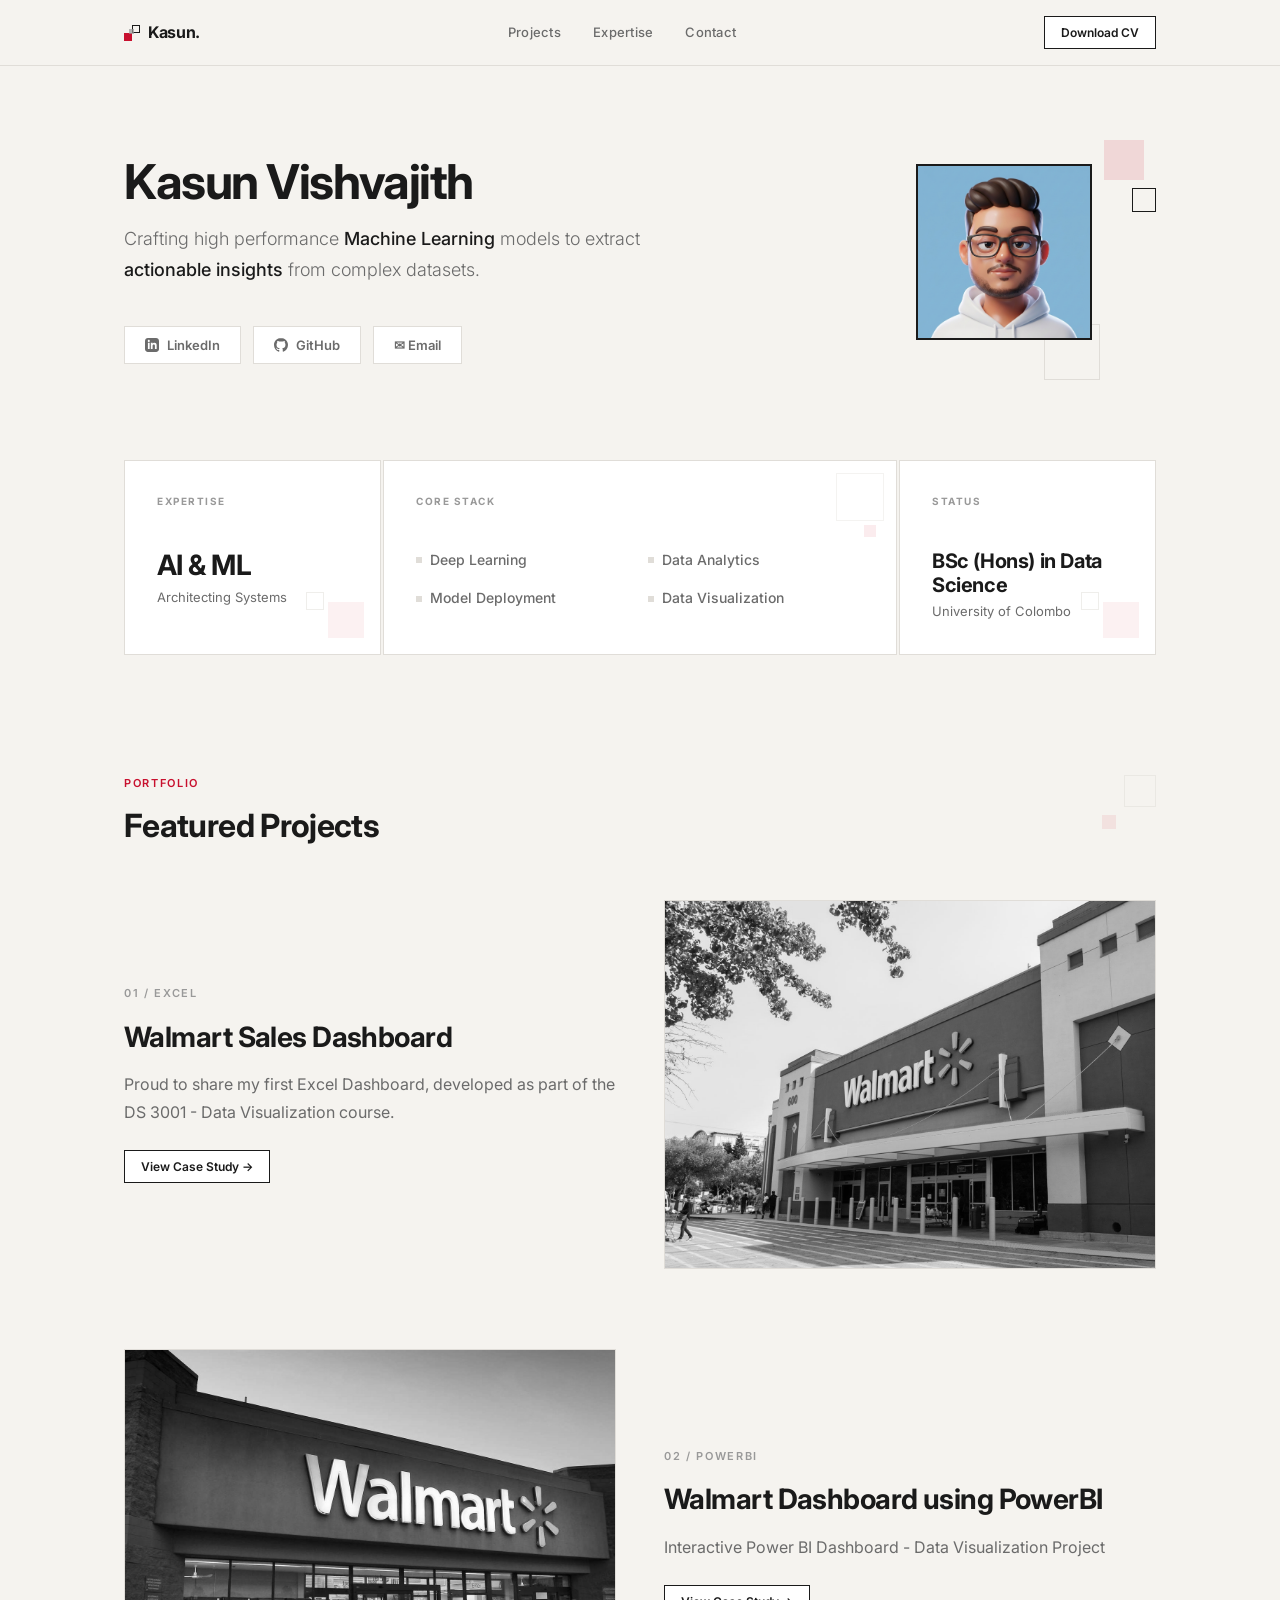
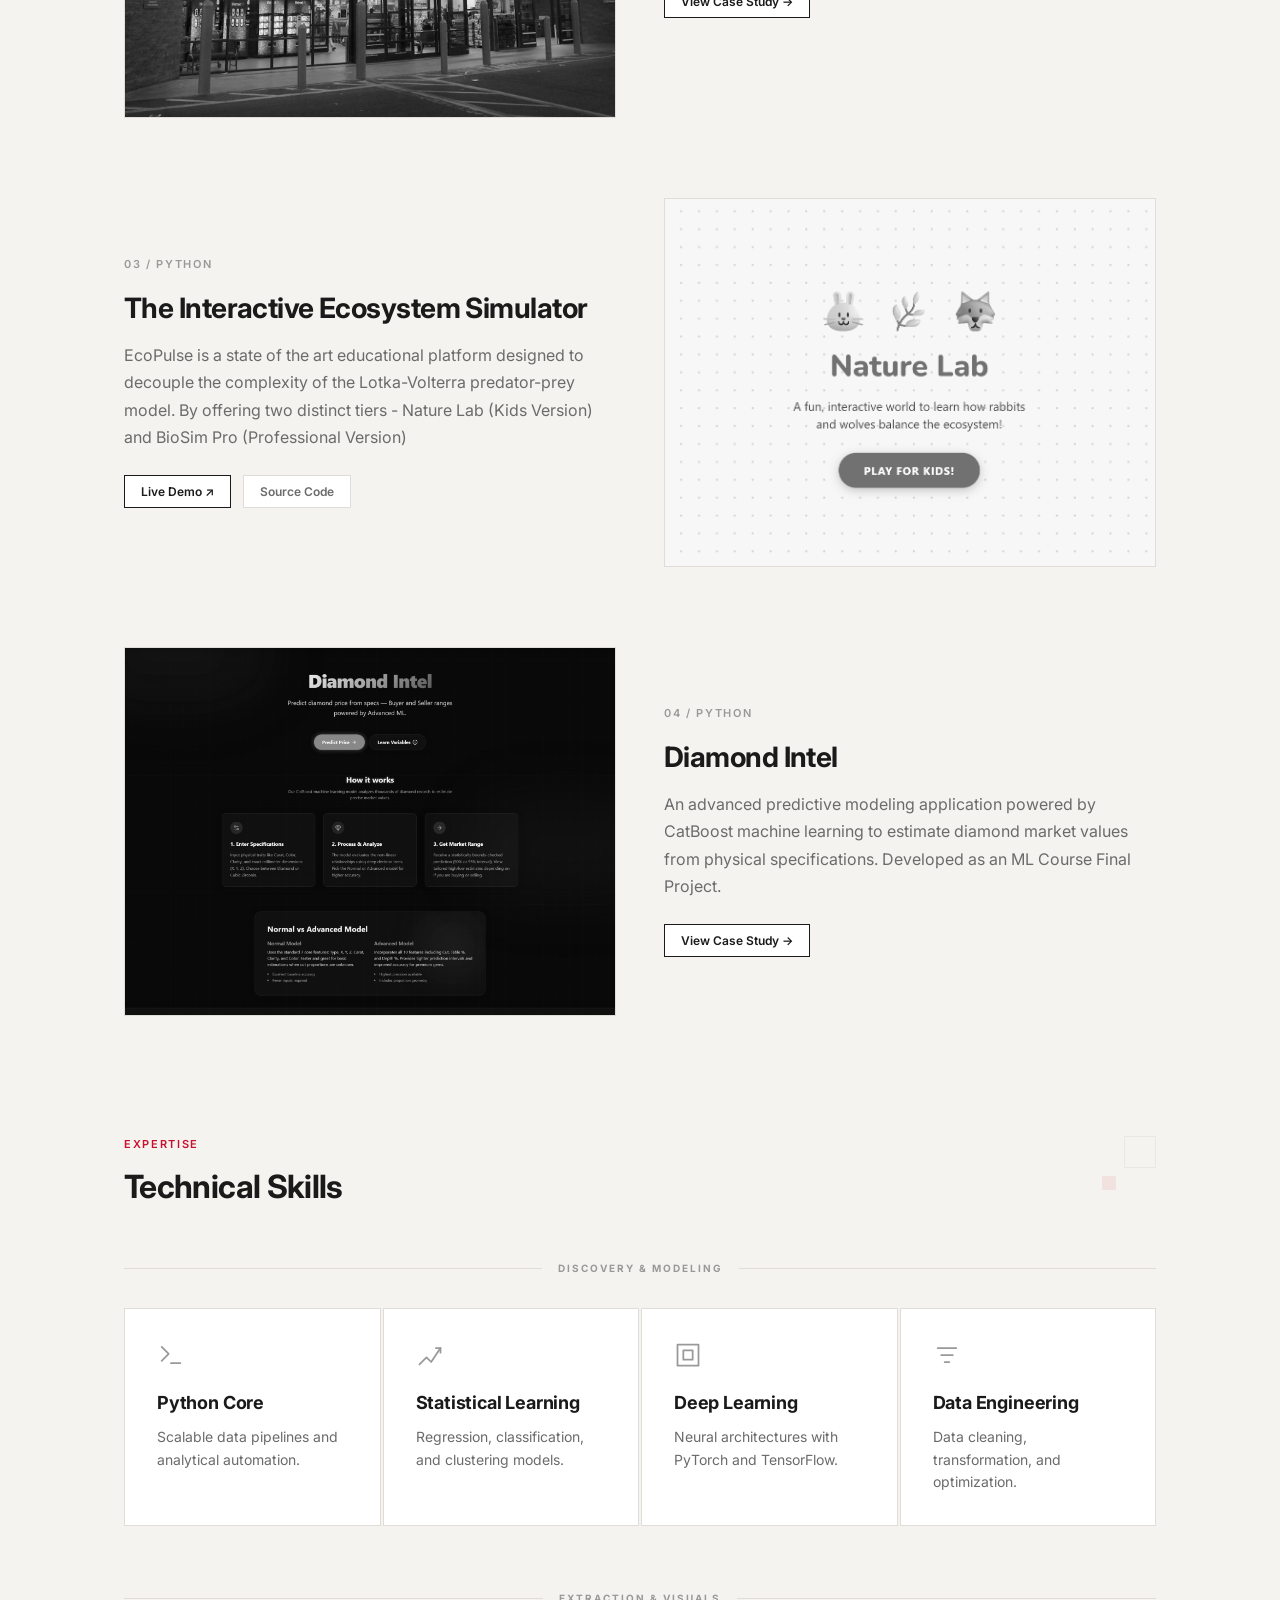
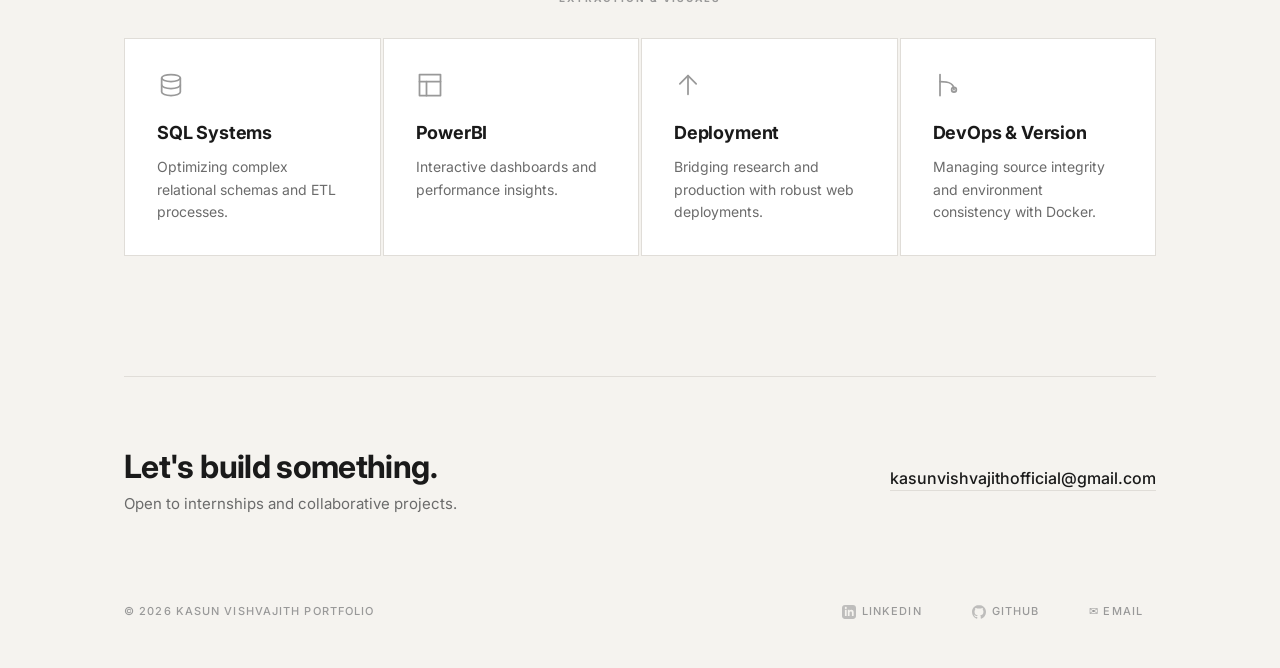
<file: index.html>
<!DOCTYPE html>
<html lang="en">

<head>
    <meta charset="utf-8">
    <meta name="viewport" content="width=device-width, initial-scale=1.0">
    <title>Kasun Vishvajith | Data Science Portfolio</title>
    <link rel="icon" type="image/png" href="assets/images/face_favicon.png">
    <meta name="description"
        content="Portfolio of Kasun Vishvajith, Data Science Undergraduate and Machine Learning Enthusiast.">
    <link href="https://fonts.googleapis.com/css2?family=Inter:wght@300;400;500;600;700&display=swap" rel="stylesheet">
    <link rel="stylesheet" href="style.css">
</head>

<body>

    <nav class="nav">
        <div class="nav-bar">
            <div class="nav-logo" onclick="window.scrollTo({top:0, behavior:'smooth'})">
                <div class="nav-logo-composition">
                    <div class="nav-logo-sq nav-logo-sq-1"></div>
                    <div class="nav-logo-sq nav-logo-sq-2"></div>
                    <div class="nav-logo-sq nav-logo-sq-3"></div>
                </div>
                <span>Kasun.</span>
            </div>
            <div class="nav-links">
                <a class="nav-link" href="#projects">Projects</a>
                <a class="nav-link" href="#expertise">Expertise</a>
                <a class="nav-link" href="#contact">Contact</a>
            </div>
            <a href="assets/DS_B%20V%20Kasun%20Vishvajith%20Vithanage.pdf" target="_blank"
                class="btn btn-small">Download CV</a>
        </div>
    </nav>

    <main class="container" style="position: relative; overflow: visible;">

        <!-- Floating Background Squares (Desktop Only) -->
        <div class="bg-decor-cluster cluster-hero-left">
            <div class="sq-outline" style="width: 60px; height: 60px; top: 0; left: 0;"></div>
            <div class="sq-outline" style="width: 30px; height: 30px; top: 40px; left: 40px; border-color: var(--accent); opacity: 0.3;"></div>
            <div class="sq-solid" style="width: 20px; height: 20px; top: 15px; left: 20px;"></div>
        </div>

        <div class="bg-decor-cluster cluster-bento-right">
            <div class="sq-outline" style="width: 80px; height: 80px; top: 0; right: 0;"></div>
            <div class="sq-outline" style="width: 40px; height: 40px; top: -20px; right: 60px;"></div>
            <div class="sq-solid" style="width: 15px; height: 15px; top: 30px; right: 30px; background: var(--text);"></div>
        </div>

        <div class="bg-decor-cluster cluster-projects-left">
            <div class="sq-outline" style="width: 100px; height: 100px; top: 0; left: -30px;"></div>
            <div class="sq-solid" style="width: 40px; height: 40px; top: 40px; left: 20px; background: var(--accent); opacity: 0.08;"></div>
            <div class="sq-outline" style="width: 50px; height: 50px; top: 80px; left: -60px;"></div>
        </div>

        <div class="bg-decor-cluster cluster-expertise-right">
            <div class="sq-outline" style="width: 90px; height: 90px; top: 0; right: -30px;"></div>
            <div class="sq-outline" style="width: 45px; height: 45px; top: 60px; right: 30px; border-color: var(--accent); opacity: 0.2;"></div>
            <div class="sq-solid" style="width: 30px; height: 30px; top: 20px; right: 10px;"></div>
        </div>

        <div class="bg-decor-cluster cluster-footer-left">
            <div class="sq-outline" style="width: 70px; height: 70px; bottom: 0; left: -20px;"></div>
            <div class="sq-outline" style="width: 35px; height: 35px; bottom: 40px; left: 25px; border-color: var(--accent); opacity: 0.25;"></div>
            <div class="sq-solid" style="width: 25px; height: 25px; bottom: 15px; left: 10px;"></div>
        </div>

        <!-- Hero -->
        <section class="hero fade-in-section is-visible">
            <div class="hero-inner">
                <div class="hero-text">
                    <h1 class="hero-name">Kasun Vishvajith</h1>
                    <p class="hero-tagline">
                        Crafting high performance <strong>Machine Learning</strong> models to
                        extract <strong>actionable insights</strong> from complex datasets.
                    </p>
                    <div class="hero-links">
                        <a class="hero-link" href="https://www.linkedin.com/in/kasun-vishvajith-625746242">
                            <svg viewBox="0 0 24 24" xmlns="http://www.w3.org/2000/svg">
                                <path
                                    d="M19 0h-14c-2.761 0-5 2.239-5 5v14c0 2.761 2.239 5 5 5h14c2.762 0 5-2.239 5-5v-14c0-2.761-2.238-5-5-5zm-11 19h-3v-11h3v11zm-1.5-12.268c-.966 0-1.75-.79-1.75-1.764s.784-1.764 1.75-1.764 1.75.79 1.75 1.764-.783 1.764-1.75 1.764zm13.5 12.268h-3v-5.604c0-3.368-4-3.113-4 0v5.604h-3v-11h3v1.765c1.396-2.586 7-2.777 7 2.476v6.759z" />
                            </svg>
                            LinkedIn
                        </a>
                        <a class="hero-link" href="https://github.com/Kasun-Vishvajith">
                            <svg viewBox="0 0 24 24" xmlns="http://www.w3.org/2000/svg">
                                <path
                                    d="M12 0c-6.626 0-12 5.373-12 12 0 5.302 3.438 9.8 8.207 11.387.599.111.793-.261.793-.577v-2.234c-3.338.726-4.042-1.416-4.042-1.416-.546-1.387-1.333-1.756-1.333-1.756-1.089-.745.083-.729.083-.729 1.205.084 1.839 1.237 1.839 1.237 1.07 1.834 2.807 1.304 3.492.997.107-.775.418-1.305.762-1.604-2.665-.305-5.467-1.334-5.467-5.931 0-1.311.469-2.381 1.236-3.221-.124-.303-.535-1.524.117-3.176 0 0 1.008-.322 3.301 1.23.957-.266 1.983-.399 3.003-.404 1.02.005 2.047.138 3.006.404 2.291-1.552 3.297-1.23 3.297-1.23.653 1.653.242 2.874.118 3.176.77.84 1.235 1.911 1.235 3.221 0 4.609-2.807 5.624-5.479 5.921.43.372.823 1.102.823 2.222v3.293c0 .319.192.694.801.576 4.765-1.589 8.199-6.086 8.199-11.386 0-6.627-5.373-12-12-12z" />
                            </svg>
                            GitHub
                        </a>
                        <a class="hero-link" href="mailto:kasunvishvajithofficial@gmail.com">
                            &#9993; Email
                        </a>
                    </div>
                </div>
                <div class="hero-visual">
                    <div class="hero-square hero-square-1"></div>
                    <div class="hero-square hero-square-2"></div>
                    <div class="hero-avatar">
                        <img src="assets/images/DP.png" alt="Kasun Vishvajith">
                    </div>
                    <div class="hero-square hero-square-3"></div>
                </div>
            </div>
        </section>

        <!-- Bento Grid: Stats -->
        <section class="bento-grid fade-in-section">
            <div class="card">
                <div class="card-decor">
                    <div class="card-sq card-sq-1"></div>
                    <div class="card-sq card-sq-2"></div>
                </div>
                <div class="card-content">
                    <span class="card-label">Expertise</span>
                    <div>
                        <div class="card-value">AI &amp; ML</div>
                        <div class="card-desc">Architecting Systems</div>
                    </div>
                </div>
            </div>
            <div class="card">
                <div class="card-decor">
                    <div class="card-sq card-sq-3"></div>
                    <div class="card-sq card-sq-4"></div>
                </div>
                <div class="card-content">
                    <span class="card-label">Core Stack</span>
                    <div class="core-stack-grid">
                        <div class="core-stack-item">Deep Learning</div>
                        <div class="core-stack-item">Data Analytics</div>
                        <div class="core-stack-item">Model Deployment</div>
                        <div class="core-stack-item">Data Visualization</div>
                    </div>
                </div>
            </div>
            <div class="card">
                <div class="card-decor">
                    <div class="card-sq card-sq-1"></div>
                    <div class="card-sq card-sq-2"></div>
                </div>
                <div class="card-content">
                    <span class="card-label">Status</span>
                    <div>
                        <div class="card-value" style="font-size: 20px;">BSc (Hons) in Data Science</div>
                        <div class="card-desc">University of Colombo</div>
                    </div>
                </div>
            </div>
        </section>

        <!-- Featured Projects -->
        <section id="projects" class="section section-decor">
            <div class="section-decor-sq section-decor-sq-1"></div>
            <div class="section-decor-sq section-decor-sq-2"></div>
            <div class="section-header fade-in-section">
                <span class="section-label">Portfolio</span>
                <h2 class="section-title">Featured Projects</h2>
            </div>
            <div id="projects-grid" class="projects-grid">
                <div class="loading-state" id="projects-loading">Loading projects...</div>
            </div>
        </section>

        <!-- Technical Skills -->
        <section id="expertise" class="section section-decor fade-in-section">
            <div class="section-decor-sq section-decor-sq-1"></div>
            <div class="section-decor-sq section-decor-sq-2"></div>
            <div class="section-header">
                <span class="section-label">Expertise</span>
                <h2 class="section-title">Technical Skills</h2>
            </div>

            <div>
                <!-- Group 1: Discovery & Modeling -->
                <div class="skills-group">
                    <div class="skills-group-header">
                        <div class="skills-group-line"></div>
                        <span class="skills-group-label">Discovery &amp; Modeling</span>
                        <div class="skills-group-line"></div>
                    </div>
                    <div class="skills-grid">
                        <div class="skill-card">
                            <svg class="skill-icon" viewBox="0 0 24 24" fill="none" stroke="currentColor" stroke-width="1.5" stroke-linecap="round" stroke-linejoin="round"><polyline points="4 17 10 11 4 5"/><line x1="12" y1="19" x2="20" y2="19"/></svg>
                            <div class="skill-name">Python Core</div>
                            <div class="skill-desc">Scalable data pipelines and analytical automation.</div>
                        </div>
                        <div class="skill-card">
                            <svg class="skill-icon" viewBox="0 0 24 24" fill="none" stroke="currentColor" stroke-width="1.5" stroke-linecap="round" stroke-linejoin="round"><polyline points="3 20 9 14 13 18 21 6"/><polyline points="17 6 21 6 21 10"/></svg>
                            <div class="skill-name">Statistical Learning</div>
                            <div class="skill-desc">Regression, classification, and clustering models.</div>
                        </div>
                        <div class="skill-card">
                            <svg class="skill-icon" viewBox="0 0 24 24" fill="none" stroke="currentColor" stroke-width="1.5" stroke-linecap="round" stroke-linejoin="round"><rect x="3" y="3" width="18" height="18"/><rect x="8" y="8" width="8" height="8"/></svg>
                            <div class="skill-name">Deep Learning</div>
                            <div class="skill-desc">Neural architectures with PyTorch and TensorFlow.</div>
                        </div>
                        <div class="skill-card">
                            <svg class="skill-icon" viewBox="0 0 24 24" fill="none" stroke="currentColor" stroke-width="1.5" stroke-linecap="round" stroke-linejoin="round"><line x1="4" y1="6" x2="20" y2="6"/><line x1="7" y1="12" x2="17" y2="12"/><line x1="10" y1="18" x2="14" y2="18"/></svg>
                            <div class="skill-name">Data Engineering</div>
                            <div class="skill-desc">Data cleaning, transformation, and optimization.</div>
                        </div>
                    </div>
                </div>

                <!-- Group 2: Extraction & Visuals -->
                <div class="skills-group">
                    <div class="skills-group-header">
                        <div class="skills-group-line"></div>
                        <span class="skills-group-label">Extraction &amp; Visuals</span>
                        <div class="skills-group-line"></div>
                    </div>
                    <div class="skills-grid">
                        <div class="skill-card">
                            <svg class="skill-icon" viewBox="0 0 24 24" fill="none" stroke="currentColor" stroke-width="1.5" stroke-linecap="round" stroke-linejoin="round"><ellipse cx="12" cy="6" rx="8" ry="3"/><path d="M4 6v12c0 1.66 3.58 3 8 3s8-1.34 8-3V6"/><path d="M4 12c0 1.66 3.58 3 8 3s8-1.34 8-3"/></svg>
                            <div class="skill-name">SQL Systems</div>
                            <div class="skill-desc">Optimizing complex relational schemas and ETL processes.</div>
                        </div>
                        <div class="skill-card">
                            <svg class="skill-icon" viewBox="0 0 24 24" fill="none" stroke="currentColor" stroke-width="1.5" stroke-linecap="round" stroke-linejoin="round"><rect x="3" y="3" width="18" height="18"/><line x1="3" y1="9" x2="21" y2="9"/><line x1="9" y1="21" x2="9" y2="9"/></svg>
                            <div class="skill-name">PowerBI</div>
                            <div class="skill-desc">Interactive dashboards and performance insights.</div>
                        </div>
                        <div class="skill-card">
                            <svg class="skill-icon" viewBox="0 0 24 24" fill="none" stroke="currentColor" stroke-width="1.5" stroke-linecap="round" stroke-linejoin="round"><line x1="12" y1="20" x2="12" y2="4"/><polyline points="5 11 12 4 19 11"/></svg>
                            <div class="skill-name">Deployment</div>
                            <div class="skill-desc">Bridging research and production with robust web deployments.</div>
                        </div>
                        <div class="skill-card">
                            <svg class="skill-icon" viewBox="0 0 24 24" fill="none" stroke="currentColor" stroke-width="1.5" stroke-linecap="round" stroke-linejoin="round"><line x1="6" y1="3" x2="6" y2="21"/><path d="M6 9c4 0 12 0 12 7"/><circle cx="18" cy="16" r="2"/></svg>
                            <div class="skill-name">DevOps &amp; Version</div>
                            <div class="skill-desc">Managing source integrity and environment consistency with Docker.</div>
                        </div>
                    </div>
                </div>
            </div>
        </section>

        <!-- Footer -->
        <footer id="contact" class="footer fade-in-section">
            <div class="footer-cta">
                <div>
                    <h2 class="footer-cta-title">Let's build something.</h2>
                    <p class="footer-cta-subtitle">Open to internships and collaborative projects.</p>
                </div>
                <a class="footer-email" href="mailto:kasunvishvajithofficial@gmail.com">
                    kasunvishvajithofficial@gmail.com
                </a>
            </div>
            <div class="footer-bottom">
                <p>&copy; <span id="current-year"></span> Kasun Vishvajith Portfolio</p>
                <div class="footer-socials">
                    <a class="footer-social-link"
                        href="https://www.linkedin.com/in/kasun-vishvajith-625746242">
                        <svg viewBox="0 0 24 24" xmlns="http://www.w3.org/2000/svg">
                            <path
                                d="M19 0h-14c-2.761 0-5 2.239-5 5v14c0 2.761 2.239 5 5 5h14c2.762 0 5-2.239 5-5v-14c0-2.761-2.238-5-5-5zm-11 19h-3v-11h3v11zm-1.5-12.268c-.966 0-1.75-.79-1.75-1.764s.784-1.764 1.75-1.764 1.75.79 1.75 1.764-.783 1.764-1.75 1.764zm13.5 12.268h-3v-5.604c0-3.368-4-3.113-4 0v5.604h-3v-11h3v1.765c1.396-2.586 7-2.777 7 2.476v6.759z" />
                        </svg>
                        LinkedIn
                    </a>
                    <a class="footer-social-link" href="https://github.com/Kasun-Vishvajith">
                        <svg viewBox="0 0 24 24" xmlns="http://www.w3.org/2000/svg">
                            <path
                                d="M12 0c-6.626 0-12 5.373-12 12 0 5.302 3.438 9.8 8.207 11.387.599.111.793-.261.793-.577v-2.234c-3.338.726-4.042-1.416-4.042-1.416-.546-1.387-1.333-1.756-1.333-1.756-1.089-.745.083-.729.083-.729 1.205.084 1.839 1.237 1.839 1.237 1.07 1.834 2.807 1.304 3.492.997.107-.775.418-1.305.762-1.604-2.665-.305-5.467-1.334-5.467-5.931 0-1.311.469-2.381 1.236-3.221-.124-.303-.535-1.524.117-3.176 0 0 1.008-.322 3.301 1.23.957-.266 1.983-.399 3.003-.404 1.02.005 2.047.138 3.006.404 2.291-1.552 3.297-1.23 3.297-1.23.653 1.653.242 2.874.118 3.176.77.84 1.235 1.911 1.235 3.221 0 4.609-2.807 5.624-5.479 5.921.43.372.823 1.102.823 2.222v3.293c0 .319.192.694.801.576 4.765-1.589 8.199-6.086 8.199-11.386 0-6.627-5.373-12-12-12z" />
                        </svg>
                        GitHub
                    </a>
                    <a class="footer-social-link" href="mailto:kasunvishvajithofficial@gmail.com">
                        &#9993; Email
                    </a>
                </div>
            </div>
        </footer>

    </main>

    <script src="script.js?v=3"></script>
    <script>
        document.getElementById('current-year').textContent = new Date().getFullYear();
    </script>
</body>

</html>
</file>
<file: style.css>
/* ==========================================
   DESIGN TOKENS
   ========================================== */

:root {
    --bg: #f5f3ef;
    --surface: #ffffff;
    --text: #1a1a1a;
    --text-muted: #6b6b6b;
    --text-light: #999999;
    --accent: #c8102e;
    --border: #e0ddd8;
    --max-w: 1080px;
    --font: 'Inter', sans-serif;
}

/* ==========================================
   RESET & BASE
   ========================================== */

*, *::before, *::after {
    box-sizing: border-box;
    margin: 0;
    padding: 0;
}

html {
    scroll-behavior: smooth;
    background-color: var(--bg);
}

body {
    font-family: var(--font);
    background-color: var(--bg);
    color: var(--text);
    -webkit-font-smoothing: antialiased;
    -moz-osx-font-smoothing: grayscale;
    line-height: 1.6;
    min-height: 100vh;
    display: flex;
    flex-direction: column;
}

main {
    flex: 1;
}

a {
    color: inherit;
    text-decoration: none;
}

img {
    display: block;
    max-width: 100%;
}

::selection {
    background-color: var(--accent);
    color: white;
}

/* ==========================================
   SCROLLBAR
   ========================================== */

::-webkit-scrollbar {
    width: 6px;
}

::-webkit-scrollbar-track {
    background: var(--bg);
}

::-webkit-scrollbar-thumb {
    background: var(--border);
    border-radius: 0;
}

::-webkit-scrollbar-thumb:hover {
    background: var(--text);
}

/* ==========================================
   LAYOUT
   ========================================== */

.container {
    max-width: var(--max-w);
    margin: 0 auto;
    padding: 0 24px;
}

/* ==========================================
   NAVIGATION
   ========================================== */

.nav {
    position: fixed;
    top: 0;
    width: 100%;
    z-index: 50;
    background: var(--bg);
    border-bottom: 1px solid var(--border);
}

.nav-bar {
    max-width: var(--max-w);
    margin: 0 auto;
    display: flex;
    align-items: center;
    justify-content: space-between;
    padding: 16px 24px;
}

.nav-logo {
    display: flex;
    align-items: center;
    gap: 8px;
    cursor: pointer;
    font-weight: 700;
    font-size: 16px;
    letter-spacing: -0.02em;
    color: var(--text);
}

.nav-logo-composition {
    position: relative;
    width: 16px;
    height: 16px;
    display: block;
}

.nav-logo-sq {
    position: absolute;
}

.nav-logo-sq-1 {
    width: 8px;
    height: 8px;
    bottom: 0;
    left: 0;
    background: var(--accent);
}

.nav-logo-sq-2 {
    width: 8px;
    height: 8px;
    top: 0;
    right: 0;
    border: 1px solid var(--text);
}

.nav-logo-sq-3 {
    width: 5px;
    height: 5px;
    top: 4px;
    left: 5px;
    background: var(--text-light);
    opacity: 0.7;
}

.nav-links {
    display: none;
    align-items: center;
    gap: 32px;
}

.nav-link {
    font-size: 13px;
    font-weight: 500;
    color: var(--text-muted);
    transition: color 0.2s;
    letter-spacing: 0.02em;
}

.nav-link:hover {
    color: var(--text);
}

.nav-back-link {
    font-size: 13px;
    font-weight: 500;
    color: var(--text-muted);
    display: flex;
    align-items: center;
    gap: 8px;
    transition: color 0.2s;
}

.nav-back-link:hover {
    color: var(--text);
}

/* ==========================================
   BUTTONS
   ========================================== */

.btn {
    display: inline-flex;
    align-items: center;
    gap: 8px;
    padding: 8px 24px;
    font-size: 13px;
    font-weight: 600;
    font-family: var(--font);
    cursor: pointer;
    text-decoration: none;
    border: 1px solid var(--text);
    background: var(--surface);
    color: var(--text);
    position: relative;
    transition: transform 0.2s cubic-bezier(0.16, 1, 0.3, 1), box-shadow 0.2s cubic-bezier(0.16, 1, 0.3, 1);
}

.btn:hover {
    transform: translate(-3px, -3px);
    box-shadow: 3px 3px 0 var(--text);
    background: var(--surface);
    color: var(--text);
}

.btn-small {
    padding: 6px 16px;
    font-size: 12px;
}

.btn-muted {
    border-color: var(--border);
    color: var(--text-muted);
}

.btn-muted:hover {
    border-color: var(--text);
    color: var(--text);
    transform: translate(-3px, -3px);
    box-shadow: 3px 3px 0 var(--text);
    background: var(--surface);
}

/* ==========================================
   HERO
   ========================================== */

.hero {
    padding-top: 140px;
    padding-bottom: 80px;
}

.hero-inner {
    display: flex;
    flex-direction: column-reverse;
    align-items: flex-start;
    gap: 48px;
}

.hero-text {
    flex: 1;
}

.hero-visual {
    position: relative;
    width: 200px;
    height: 200px;
    align-self: center;
    flex-shrink: 0;
}

.hero-avatar {
    position: absolute;
    width: 152px;
    height: 152px;
    top: 24px;
    left: 0;
    border: 2px solid var(--text);
    overflow: hidden;
    z-index: 1;
}

.hero-avatar img {
    width: 100%;
    height: 100%;
    object-fit: cover;
}

.hero-square {
    position: absolute;
}

.hero-square-1 {
    width: 40px;
    height: 40px;
    top: 0;
    right: 12px;
    background: var(--accent);
    opacity: 0.12;
}

.hero-square-2 {
    width: 24px;
    height: 24px;
    top: 48px;
    right: 0;
    border: 1.5px solid var(--text);
}

.hero-square-3 {
    width: 56px;
    height: 56px;
    bottom: 0;
    left: 112px;
    border: 1px solid var(--border);
}

.hero-name {
    font-size: clamp(32px, 5vw, 48px);
    font-weight: 700;
    letter-spacing: -0.03em;
    line-height: 1.1;
    color: var(--text);
    margin-bottom: 16px;
}

.hero-tagline {
    font-size: 18px;
    font-weight: 300;
    color: var(--text-muted);
    max-width: 520px;
    line-height: 1.7;
}

.hero-tagline strong {
    font-weight: 500;
    color: var(--text);
}

.hero-links {
    display: flex;
    gap: 12px;
    margin-top: 40px;
    flex-wrap: wrap;
}

.hero-link {
    display: inline-flex;
    align-items: center;
    gap: 8px;
    padding: 8px 20px;
    font-size: 13px;
    font-weight: 600;
    border: 1px solid var(--border);
    color: var(--text-muted);
    background: var(--surface);
    transition: transform 0.2s cubic-bezier(0.16, 1, 0.3, 1), box-shadow 0.2s cubic-bezier(0.16, 1, 0.3, 1), border-color 0.2s, color 0.2s;
}

.hero-link:hover {
    border-color: var(--text);
    color: var(--text);
    transform: translate(-3px, -3px);
    box-shadow: 3px 3px 0 var(--accent);
}

.hero-link svg {
    width: 14px;
    height: 14px;
    fill: currentColor;
}

/* ==========================================
   BENTO GRID
   ========================================== */

.bento-grid {
    display: grid;
    grid-template-columns: 1fr;
    gap: 2px;
    margin-bottom: 120px;
}

.card {
    background: var(--surface);
    border: 1px solid var(--border);
    padding: 32px;
    position: relative;
    overflow: hidden;
    transition: border-color 0.25s, transform 0.25s, box-shadow 0.25s;
}

.card::before {
    content: '';
    position: absolute;
    left: 0;
    top: 0;
    bottom: 0;
    width: 3px;
    background: var(--accent);
    transform: scaleY(0);
    transform-origin: bottom;
    transition: transform 0.3s ease-out;
}

.card:hover {
    border-color: var(--text);
    transform: translateY(-2px);
    box-shadow: 0 4px 20px rgba(0, 0, 0, 0.04);
}

.card:hover::before {
    transform: scaleY(1);
    transform-origin: top;
}

.card:hover .card-label {
    color: var(--accent);
}

.card-decor {
    position: absolute;
    inset: 0;
    pointer-events: none;
    z-index: 0;
}

.card-sq {
    position: absolute;
    transition: opacity 0.3s;
}

.card-sq-1 {
    width: 36px;
    height: 36px;
    bottom: 16px;
    right: 16px;
    background: var(--accent);
    opacity: 0.06;
}

.card:hover .card-sq-1 {
    opacity: 0.14;
}

.card-sq-2 {
    width: 18px;
    height: 18px;
    bottom: 44px;
    right: 56px;
    border: 1.5px solid var(--border);
    opacity: 0.5;
}

.card:hover .card-sq-2 {
    border-color: var(--text);
    opacity: 1;
}

.card-sq-3 {
    width: 48px;
    height: 48px;
    top: 12px;
    right: 12px;
    border: 1px solid var(--border);
    opacity: 0.35;
}

.card:hover .card-sq-3 {
    border-color: var(--text-light);
    opacity: 0.7;
}

.card-sq-4 {
    width: 12px;
    height: 12px;
    top: 64px;
    right: 20px;
    background: var(--accent);
    opacity: 0.08;
}

.card:hover .card-sq-4 {
    opacity: 0.18;
}

.card-content {
    position: relative;
    z-index: 1;
}

.card-label {
    font-size: 10px;
    font-weight: 700;
    letter-spacing: 0.15em;
    text-transform: uppercase;
    color: var(--text-light);
    margin-bottom: 40px;
    display: block;
    transition: color 0.25s;
}

.card-value {
    font-size: 28px;
    font-weight: 700;
    letter-spacing: -0.02em;
    color: var(--text);
    line-height: 1.2;
}

.card-desc {
    font-size: 13px;
    color: var(--text-muted);
    margin-top: 4px;
}

.core-stack-grid {
    display: grid;
    grid-template-columns: 1fr 1fr;
    gap: 16px;
}

.core-stack-item {
    font-size: 14px;
    font-weight: 500;
    color: var(--text-muted);
    display: flex;
    align-items: center;
    gap: 8px;
    transition: color 0.2s;
}

.card:hover .core-stack-item {
    color: var(--text);
}

.core-stack-item::before {
    content: '';
    width: 6px;
    height: 6px;
    background: var(--border);
    display: block;
    flex-shrink: 0;
    transition: background 0.25s;
}

.card:hover .core-stack-item::before {
    background: var(--accent);
}

/* Decorative section squares - page-level accents */
.section-decor {
    position: relative;
}

.section-decor-sq {
    position: absolute;
    pointer-events: none;
}

.section-decor-sq-1 {
    width: 32px;
    height: 32px;
    top: 0;
    right: 0;
    border: 1px solid var(--border);
    opacity: 0.5;
}

.section-decor-sq-2 {
    width: 14px;
    height: 14px;
    top: 40px;
    right: 40px;
    background: var(--accent);
    opacity: 0.08;
}

/* ==========================================
   SECTIONS
   ========================================== */

.section {
    margin-bottom: 120px;
    position: relative;
}

.section-header {
    display: flex;
    flex-direction: column;
    gap: 8px;
    margin-bottom: 48px;
}

.section-label {
    font-size: 11px;
    font-weight: 600;
    letter-spacing: 0.15em;
    text-transform: uppercase;
    color: var(--accent);
}

.section-title {
    font-size: clamp(24px, 3vw, 32px);
    font-weight: 700;
    letter-spacing: -0.02em;
    color: var(--text);
}

#projects, #expertise, #contact {
    scroll-margin-top: 80px;
}

/* ==========================================
   PROJECTS
   ========================================== */

.projects-grid {
    display: flex;
    flex-direction: column;
    gap: 80px;
}

.project-row {
    display: flex;
    flex-direction: column;
    gap: 32px;
}

.project-info {
    width: 100%;
}

.project-image-wrap {
    width: 100%;
}

.project-num {
    font-size: 11px;
    font-weight: 600;
    letter-spacing: 0.15em;
    text-transform: uppercase;
    color: var(--text-light);
    margin-bottom: 12px;
    display: block;
}

.project-title {
    font-size: 28px;
    font-weight: 700;
    letter-spacing: -0.02em;
    color: var(--text);
    margin-bottom: 12px;
    cursor: pointer;
    transition: color 0.2s;
}

.project-title:hover {
    color: var(--accent);
}

.project-desc {
    font-size: 16px;
    line-height: 1.7;
    color: var(--text-muted);
}

.project-links {
    display: flex;
    flex-wrap: wrap;
    gap: 12px;
    margin-top: 24px;
}

.project-image-frame {
    border: 1px solid var(--border);
    overflow: hidden;
    aspect-ratio: 4/3;
    cursor: pointer;
    transition: border-color 0.3s;
    background: var(--bg);
}

.project-image-frame:hover {
    border-color: var(--text);
}

.project-image-frame img {
    width: 100%;
    height: 100%;
    object-fit: cover;
    filter: grayscale(100%);
    transition: filter 0.5s;
}

.project-image-frame:hover img {
    filter: grayscale(0%);
}

.project-fallback {
    width: 100%;
    height: 100%;
    display: flex;
    flex-direction: column;
    align-items: center;
    justify-content: center;
    background: var(--bg);
    color: var(--text-light);
    min-height: 300px;
}

.project-fallback-title {
    font-size: 11px;
    font-weight: 600;
    letter-spacing: 0.15em;
    text-transform: uppercase;
}

/* ==========================================
   SKILLS
   ========================================== */

.skills-group {
    margin-bottom: 64px;
}

.skills-group:last-child {
    margin-bottom: 0;
}

.skills-group-header {
    display: flex;
    align-items: center;
    gap: 16px;
    margin-bottom: 32px;
}

.skills-group-label {
    font-size: 10px;
    font-weight: 700;
    letter-spacing: 0.2em;
    text-transform: uppercase;
    color: var(--text-light);
    white-space: nowrap;
}

.skills-group-line {
    height: 1px;
    background: var(--border);
    flex-grow: 1;
}

.skills-grid {
    display: grid;
    grid-template-columns: 1fr;
    gap: 2px;
}

.skill-card {
    background: var(--surface);
    border: 1px solid var(--border);
    padding: 32px;
    cursor: default;
    position: relative;
    overflow: hidden;
    transition: border-color 0.25s, transform 0.25s, box-shadow 0.25s;
}

.skill-card::before {
    content: '';
    position: absolute;
    left: 0;
    top: 0;
    bottom: 0;
    width: 3px;
    background: var(--accent);
    transform: scaleY(0);
    transform-origin: bottom;
    transition: transform 0.3s ease-out;
}

.skill-card:hover {
    border-color: var(--text);
    transform: translateY(-2px);
    box-shadow: 0 4px 20px rgba(0, 0, 0, 0.04);
}

.skill-card:hover::before {
    transform: scaleY(1);
    transform-origin: top;
}

.skill-icon {
    width: 28px;
    height: 28px;
    margin-bottom: 20px;
    color: var(--text-light);
    transition: color 0.25s;
    display: block;
}

.skill-card:hover .skill-icon {
    color: var(--accent);
}

.skill-name {
    font-size: 18px;
    font-weight: 700;
    color: var(--text);
    margin-bottom: 8px;
    letter-spacing: -0.01em;
}

.skill-desc {
    font-size: 14px;
    color: var(--text-muted);
    line-height: 1.6;
}

/* ==========================================
   FOOTER
   ========================================== */

.footer {
    margin-top: 120px;
    border-top: 1px solid var(--border);
    padding-top: 64px;
    padding-bottom: 40px;
}

.footer-cta {
    display: flex;
    flex-direction: column;
    gap: 24px;
    margin-bottom: 80px;
}

.footer-cta-title {
    font-size: clamp(24px, 3vw, 32px);
    font-weight: 700;
    letter-spacing: -0.02em;
    color: var(--text);
}

.footer-cta-subtitle {
    font-size: 15px;
    color: var(--text-muted);
}

.footer-email {
    font-size: 16px;
    font-weight: 500;
    color: var(--text);
    text-decoration: underline;
    text-underline-offset: 6px;
    text-decoration-color: var(--border);
    transition: text-decoration-color 0.2s;
}

.footer-email:hover {
    text-decoration-color: var(--accent);
}

.footer-bottom {
    display: flex;
    flex-direction: column;
    gap: 16px;
    align-items: flex-start;
    font-size: 11px;
    font-weight: 500;
    letter-spacing: 0.1em;
    text-transform: uppercase;
    color: var(--text-light);
}

.footer-socials {
    display: flex;
    gap: 24px;
    align-items: center;
}

.footer-social-link {
    display: flex;
    align-items: center;
    gap: 6px;
    padding: 6px 12px;
    border: 1px solid transparent;
    transition: transform 0.2s, box-shadow 0.2s, border-color 0.2s, color 0.2s;
}

.footer-social-link:hover {
    color: var(--text);
    border-color: var(--border);
    transform: translate(-2px, -2px);
    box-shadow: 2px 2px 0 var(--text);
    background: var(--surface);
}

.footer-social-link svg {
    width: 14px;
    height: 14px;
    fill: currentColor;
    opacity: 0.6;
    transition: opacity 0.2s;
}

.footer-social-link:hover svg {
    opacity: 1;
}

/* ==========================================
   ANIMATIONS
   ========================================== */

.fade-in-section {
    opacity: 0;
    transform: translateY(16px);
    visibility: hidden;
    transition: opacity 0.6s ease-out, transform 0.6s ease-out;
    will-change: opacity, visibility;
}

.fade-in-section.is-visible {
    opacity: 1;
    transform: none;
    visibility: visible;
}

/* ==========================================
   ACCORDION
   ========================================== */

.accordion-content {
    transition: max-height 0.4s ease-in-out, opacity 0.4s ease-in-out, padding 0.4s ease-in-out;
    max-height: 0;
    opacity: 0;
    overflow: hidden;
}

.accordion-item.active .accordion-content {
    max-height: 600px;
    opacity: 1;
}

/* ==========================================
   MODAL
   ========================================== */

.modal-overlay {
    position: fixed;
    inset: 0;
    z-index: 100;
    background: rgba(245, 243, 239, 0.96);
    display: flex;
    align-items: center;
    justify-content: center;
    padding: 16px;
    opacity: 0;
    visibility: hidden;
    transition: opacity 0.3s ease-out, visibility 0.3s ease-out;
}

.modal-overlay.active {
    opacity: 1;
    visibility: visible;
}

.modal-content {
    position: relative;
    max-width: var(--max-w);
    width: 100%;
    display: flex;
    flex-direction: column;
    align-items: center;
    transform: scale(0.97);
    opacity: 0;
    transition: transform 0.3s ease-out, opacity 0.3s ease-out;
}

.modal-overlay.active .modal-content {
    transform: scale(1);
    opacity: 1;
}

.modal-close {
    position: absolute;
    top: -40px;
    right: 0;
    background: none;
    border: none;
    cursor: pointer;
    font-size: 24px;
    color: var(--text-muted);
    padding: 8px;
    font-family: var(--font);
    transition: color 0.2s;
}

.modal-close:hover {
    color: var(--text);
}

.modal-image {
    max-height: 85vh;
    object-fit: contain;
    width: auto;
    max-width: 100%;
    border: 1px solid var(--border);
}

.image-zoom-trigger {
    cursor: zoom-in;
    transition: opacity 0.3s;
}

.image-zoom-trigger:hover {
    opacity: 0.85;
}

/* ==========================================
   CASE STUDY PAGE
   ========================================== */

.case-header {
    padding-top: 140px;
    margin-bottom: 80px;
}

.case-header-bar {
    width: 48px;
    height: 3px;
    background: var(--accent);
    margin-bottom: 32px;
}

.case-title {
    font-size: clamp(32px, 5vw, 56px);
    font-weight: 700;
    letter-spacing: -0.03em;
    line-height: 1.05;
    color: var(--text);
    margin-bottom: 24px;
}

.case-overview {
    font-size: 18px;
    color: var(--text-muted);
    max-width: 640px;
    line-height: 1.7;
    font-weight: 300;
}

/* Metrics */
.metrics-grid {
    display: grid;
    grid-template-columns: 1fr 1fr;
    gap: 2px;
    margin-bottom: 80px;
}

.metrics-grid.cols-1 { grid-template-columns: 1fr; }

.metric-card {
    background: var(--surface);
    border: 1px solid var(--border);
    padding: 32px;
    text-align: center;
    position: relative;
    overflow: hidden;
    transition: border-color 0.25s, transform 0.25s, box-shadow 0.25s;
    display: flex;
    flex-direction: column;
    justify-content: center;
    align-items: center;
}

/* Left accent bar - identical to home card effect */
.metric-card::before {
    content: '';
    position: absolute;
    left: 0;
    top: 0;
    bottom: 0;
    width: 3px;
    background: var(--accent);
    transform: scaleY(0);
    transform-origin: bottom;
    transition: transform 0.3s ease-out;
}

/* Decorative corner squares - same language as home cards */
.metric-card::after {
    content: '';
    position: absolute;
    width: 32px;
    height: 32px;
    bottom: 16px;
    right: 16px;
    background: var(--accent);
    opacity: 0.06;
    transition: opacity 0.3s;
    pointer-events: none;
}

.metric-card:hover {
    border-color: var(--text);
    transform: translateY(-2px);
    box-shadow: 0 4px 20px rgba(0, 0, 0, 0.04);
}

.metric-card:hover::before {
    transform: scaleY(1);
    transform-origin: top;
}

.metric-card:hover::after {
    opacity: 0.14;
}

.metric-card:hover .metric-label {
    color: var(--accent);
}

.metric-label {
    font-size: 10px;
    font-weight: 700;
    letter-spacing: 0.2em;
    text-transform: uppercase;
    color: var(--text-light);
    margin-bottom: 12px;
    transition: color 0.25s;
}

.metric-value {
    font-size: 22px;
    font-weight: 700;
    color: var(--text);
    letter-spacing: 0.01em;
}

/* Content Blocks */
.case-block {
    margin-bottom: 48px;
}

.case-section-header {
    display: flex;
    align-items: center;
    gap: 16px;
    margin-bottom: 24px;
}

.case-section-label {
    font-size: 10px;
    font-weight: 700;
    letter-spacing: 0.2em;
    text-transform: uppercase;
    color: var(--accent);
    white-space: nowrap;
}

.case-section-line {
    height: 1px;
    background: var(--border);
    flex-grow: 1;
}

.case-heading-h2 {
    font-size: clamp(28px, 4vw, 40px);
    font-weight: 700;
    letter-spacing: -0.02em;
    color: var(--text);
}

.case-heading-h3 {
    font-size: clamp(22px, 3vw, 28px);
    font-weight: 700;
    letter-spacing: -0.02em;
    color: var(--text);
}

.case-text {
    font-size: 17px;
    line-height: 1.8;
    color: var(--text-muted);
    font-weight: 300;
    white-space: pre-line;
}

.case-image-wrap {
    border: 1px solid var(--border);
    overflow: hidden;
    background: var(--bg);
}

.case-image-wrap img {
    width: 100%;
    height: auto;
    display: block;
}

.case-text-image-row {
    display: flex;
    flex-direction: column;
    gap: 32px;
    align-items: flex-start;
}

.case-text-image-row > * {
    width: 100%;
}

/* Gallery */
.case-gallery-grid {
    display: grid;
    grid-template-columns: 1fr;
    gap: 4px;
}

.case-gallery-item {
    border: 1px solid var(--border);
    overflow: hidden;
    aspect-ratio: 16/9;
    cursor: pointer;
    background: var(--bg);
}

.case-gallery-item img {
    width: 100%;
    height: 100%;
    object-fit: cover;
    filter: grayscale(100%);
    opacity: 0.7;
    transition: all 0.5s;
}

.case-gallery-item:hover img {
    filter: grayscale(0%);
    opacity: 1;
    transform: scale(1.02);
}

.case-divider {
    height: 1px;
    background: var(--border);
    margin: 80px 0;
}

/* Back CTA */
.case-back-cta {
    display: flex;
    flex-direction: column;
    align-items: center;
    justify-content: center;
    padding: 100px 0;
    border-top: 1px solid var(--border);
    margin-top: 100px;
    text-align: center;
}

.case-back-label {
    font-size: 11px;
    font-weight: 600;
    letter-spacing: 0.15em;
    text-transform: uppercase;
    color: var(--text-light);
    margin-bottom: 32px;
}

.btn-back-large {
    display: inline-flex;
    align-items: center;
    gap: 12px;
    padding: 16px 40px;
    font-size: 16px;
    font-weight: 700;
    background: var(--surface);
    color: var(--text);
    border: 2px solid var(--text);
    cursor: pointer;
    transition: transform 0.2s cubic-bezier(0.16, 1, 0.3, 1), box-shadow 0.2s cubic-bezier(0.16, 1, 0.3, 1);
    font-family: var(--font);
    text-decoration: none;
}

.btn-back-large:hover {
    transform: translate(-4px, -4px);
    box-shadow: 4px 4px 0 var(--accent);
}

/* 404 */
.not-found {
    text-align: center;
    padding: 120px 0;
}

.not-found-code {
    font-size: 96px;
    font-weight: 700;
    color: var(--border);
    margin-bottom: 16px;
    letter-spacing: -0.05em;
}

.not-found-title {
    font-size: 20px;
    font-weight: 700;
    color: var(--text);
    margin-bottom: 12px;
    text-transform: uppercase;
    letter-spacing: 0.1em;
}

.not-found-desc {
    font-size: 15px;
    color: var(--text-muted);
    margin-bottom: 40px;
}

/* Loading */
.loading-state {
    text-align: center;
    padding: 80px 0;
    color: var(--text-light);
    font-size: 13px;
    font-weight: 500;
    letter-spacing: 0.1em;
    text-transform: uppercase;
}

/* ==========================================
   RESPONSIVE
   ========================================== */

@media (min-width: 768px) {
    .nav-links {
        display: flex;
    }

    .hero-inner {
        flex-direction: row;
        align-items: center;
        justify-content: space-between;
    }

    .hero-visual {
        align-self: auto;
        width: 240px;
        height: 240px;
    }

    .hero-avatar {
        width: 176px;
        height: 176px;
    }

    .hero-square-3 {
        left: 128px;
    }

    .bento-grid {
        grid-template-columns: 1fr 2fr 1fr;
    }

    .project-row {
        flex-direction: row;
        gap: 48px;
        align-items: center;
    }

    .project-row.reverse {
        flex-direction: row-reverse;
    }

    .project-info {
        width: 50%;
    }

    .project-image-wrap {
        width: 50%;
    }

    .skills-grid {
        grid-template-columns: 1fr 1fr;
    }

    .footer-cta {
        flex-direction: row;
        justify-content: space-between;
        align-items: center;
    }

    .footer-bottom {
        flex-direction: row;
        justify-content: space-between;
        align-items: center;
    }

    .case-text-image-row.align-left {
        flex-direction: row;
    }

    .case-text-image-row.align-right {
        flex-direction: row-reverse;
    }

    .case-text-image-row.align-left > *,
    .case-text-image-row.align-right > * {
        width: 50%;
    }

    .case-gallery-grid.cols-2 {
        grid-template-columns: 1fr 1fr;
    }

    .case-gallery-grid.cols-3 {
        grid-template-columns: 1fr 1fr 1fr;
    }

    .metrics-grid.cols-2 {
        grid-template-columns: 1fr 1fr;
    }

    .metrics-grid.cols-3 {
        grid-template-columns: 1fr 1fr 1fr;
    }

    .metrics-grid.cols-4 {
        grid-template-columns: repeat(4, 1fr);
    }
}

@media (min-width: 1024px) {
    .skills-grid {
        grid-template-columns: repeat(4, 1fr);
    }

    .case-gallery-grid.cols-4 {
        grid-template-columns: repeat(4, 1fr);
    }
}

/* ==========================================
   DECORATIVE BACKGROUND SQUARES
   ========================================== */

.bg-decor-cluster {
    position: absolute;
    pointer-events: none;
    z-index: -1;
    display: none;
}

@media (min-width: 1280px) {
    .bg-decor-cluster {
        display: block;
    }
}

.cluster-hero-left {
    top: 140px;
    left: -100px;
    width: 80px;
    height: 80px;
}

.cluster-bento-right {
    top: 500px;
    right: -100px;
    width: 80px;
    height: 80px;
}

.cluster-projects-left {
    top: 900px;
    left: -120px;
    width: 100px;
    height: 100px;
}

.cluster-expertise-right {
    top: 1550px;
    right: -120px;
    width: 90px;
    height: 90px;
}

.cluster-footer-left {
    bottom: 120px;
    left: -80px;
    width: 80px;
    height: 80px;
}

.sq-outline {
    position: absolute;
    border: 1px solid var(--border);
    transition: border-color 0.3s;
}

.sq-solid {
    position: absolute;
    background: var(--accent);
    opacity: 0.04;
    transition: opacity 0.3s;
}

.sq-dot {
    position: absolute;
    width: 4px;
    height: 4px;
    background: var(--text-light);
    opacity: 0.35;
}

/* ==========================================
   CASE STUDY TYPOGRAPHY & LISTS
   ========================================== */

.case-paragraph {
    font-size: 17px;
    line-height: 1.8;
    color: var(--text-muted);
    font-weight: 300;
    margin-bottom: 24px;
}

.case-paragraph:last-child {
    margin-bottom: 0;
}

.case-list {
    margin: 24px 0;
    padding-left: 0;
    list-style: none;
    display: flex;
    flex-direction: column;
    gap: 4px;
}

.case-list li {
    font-size: 16px;
    line-height: 1.75;
    color: var(--text-muted);
    font-weight: 300;
    padding: 14px 20px 14px 44px;
    position: relative;
    border: 1px solid transparent;
    transition: border-color 0.2s, background-color 0.2s;
    background: var(--surface);
}

.case-list li:hover {
    border-color: var(--border);
    background: var(--surface);
}

/* Diamond bullet - same gem motif as the project */
.case-list li::before {
    content: '';
    position: absolute;
    left: 18px;
    top: 20px;
    width: 8px;
    height: 8px;
    background: var(--accent);
    transform: rotate(45deg);
    transition: transform 0.25s cubic-bezier(0.16, 1, 0.3, 1);
}

.case-list li:hover::before {
    transform: rotate(45deg) scale(1.3);
}

.case-list li strong {
    font-weight: 600;
    color: var(--text);
    display: inline;
}

/* ==========================================
   DIAMOND INTEL - PROJECT HERO BAND
   ========================================== */

.di-hero-band {
    background: #111111;
    border: 1px solid #222222;
    padding: 48px 40px;
    margin-bottom: 2px;
    position: relative;
    overflow: hidden;
    display: flex;
    align-items: center;
    gap: 40px;
}

.di-hero-band::before {
    content: '';
    position: absolute;
    inset: 0;
    background-image:
        linear-gradient(rgba(255,255,255,0.015) 1px, transparent 1px),
        linear-gradient(90deg, rgba(255,255,255,0.015) 1px, transparent 1px);
    background-size: 24px 24px;
    pointer-events: none;
}

.di-hero-gem {
    flex-shrink: 0;
    position: relative;
    width: 72px;
    height: 72px;
}

.di-gem-svg {
    width: 72px;
    height: 72px;
    filter: drop-shadow(0 0 16px rgba(200, 16, 46, 0.4));
    animation: di-gem-pulse 3s ease-in-out infinite;
}

@keyframes di-gem-pulse {
    0%, 100% { filter: drop-shadow(0 0 12px rgba(200, 16, 46, 0.35)); }
    50%       { filter: drop-shadow(0 0 24px rgba(200, 16, 46, 0.6)); }
}

.di-hero-text {
    flex: 1;
    position: relative;
    z-index: 1;
}

.di-hero-badge {
    font-size: 10px;
    font-weight: 700;
    letter-spacing: 0.2em;
    text-transform: uppercase;
    color: var(--accent);
    margin-bottom: 10px;
    display: block;
}

.di-hero-title {
    font-size: clamp(24px, 3.5vw, 36px);
    font-weight: 700;
    letter-spacing: -0.03em;
    color: #ffffff;
    line-height: 1.1;
    margin-bottom: 12px;
}

.di-hero-sub {
    font-size: 15px;
    font-weight: 300;
    color: rgba(255,255,255,0.55);
    line-height: 1.6;
    max-width: 520px;
}

.di-hero-decorators {
    position: absolute;
    top: 0;
    right: 0;
    bottom: 0;
    width: 200px;
    pointer-events: none;
    overflow: hidden;
    opacity: 0.25;
}

.di-deco-sq {
    position: absolute;
    border: 1px solid rgba(255,255,255,0.15);
}

/* ==========================================
   DIAMOND INTEL INTERACTIVE TOOLKIT
   ========================================== */

.diamond-toolkit-section {
    margin-top: 80px;
    border-top: 1px solid var(--border);
    padding-top: 64px;
}

.dt-tabs {
    display: flex;
    gap: 8px;
    margin-bottom: 40px;
    border-bottom: 1px solid var(--border);
    padding-bottom: 16px;
}

.dt-tab-btn {
    background: none;
    border: 1px solid transparent;
    color: var(--text-muted);
    font-family: var(--font);
    font-size: 14px;
    font-weight: 500;
    padding: 10px 20px;
    cursor: pointer;
    transition: color 0.25s, border-color 0.25s, background-color 0.25s;
}

.dt-tab-btn:hover {
    color: var(--text);
}

.dt-tab-btn.active {
    color: var(--text);
    border-color: var(--border);
    background: var(--surface);
    font-weight: 600;
}

.dt-tab-content {
    display: none;
}

.dt-tab-content.active {
    display: block;
}

/* Prediction Simulator Layout */
.dt-simulator-grid {
    display: grid;
    grid-template-columns: 1fr;
    gap: 40px;
}

@media (min-width: 768px) {
    .dt-simulator-grid {
        grid-template-columns: 1.2fr 1fr;
    }
}

.dt-inputs-card {
    background: var(--surface);
    border: 1px solid var(--border);
    padding: 32px;
}

.dt-card-title {
    font-size: 20px;
    font-weight: 700;
    color: var(--text);
    margin-bottom: 24px;
    letter-spacing: -0.02em;
}

.dt-form-group {
    margin-bottom: 24px;
}

.dt-form-group:last-of-type {
    margin-bottom: 0;
}

.dt-label-row {
    display: flex;
    justify-content: space-between;
    align-items: center;
    margin-bottom: 8px;
}

.dt-form-group label {
    display: block;
    font-size: 12px;
    font-weight: 600;
    text-transform: uppercase;
    letter-spacing: 0.1em;
    color: var(--text-muted);
    margin-bottom: 8px;
}

.dt-label-row label {
    margin-bottom: 0;
}

.dt-slider-value {
    font-size: 14px;
    font-weight: 600;
    color: var(--accent);
}

.dt-input {
    width: 100%;
    background: var(--bg);
    border: 1px solid var(--border);
    padding: 12px 16px;
    font-family: var(--font);
    font-size: 14px;
    color: var(--text);
    outline: none;
    transition: border-color 0.25s, background-color 0.25s;
}

.dt-input:focus {
    border-color: var(--text);
    background: var(--surface);
}

.dt-input:disabled {
    opacity: 0.5;
    cursor: not-allowed;
}

.dt-form-row {
    display: grid;
    grid-template-columns: 1fr;
    gap: 16px;
    margin-bottom: 24px;
}

@media (min-width: 480px) {
    .dt-form-row {
        grid-template-columns: 1fr 1fr;
    }
    .dt-form-row:has(.dt-form-group:nth-child(3)) {
        grid-template-columns: 1fr 1fr 1fr;
    }
}

.dt-slider {
    -webkit-appearance: none;
    width: 100%;
    height: 4px;
    background: var(--border);
    outline: none;
    margin: 12px 0;
}

.dt-slider::-webkit-slider-thumb {
    -webkit-appearance: none;
    appearance: none;
    width: 16px;
    height: 16px;
    border-radius: 50%;
    background: var(--accent);
    cursor: pointer;
    transition: transform 0.15s;
}

.dt-slider::-webkit-slider-thumb:hover {
    transform: scale(1.2);
}

.dt-adv-only {
    border-top: 1px dashed var(--border);
    padding-top: 24px;
    margin-top: 24px;
    transition: opacity 0.3s;
}

.dt-readout-box {
    background: var(--bg);
    border: 1px solid var(--border);
    padding: 12px 16px;
    display: flex;
    flex-direction: column;
    justify-content: center;
    gap: 4px;
    font-size: 13px;
    color: var(--text-muted);
}

.dt-readout-box strong {
    color: var(--text);
}

.dt-toggle-group {
    display: flex;
    border: 1px solid var(--border);
    background: var(--bg);
}

.dt-toggle-btn {
    flex: 1;
    background: none;
    border: none;
    color: var(--text-muted);
    font-family: var(--font);
    font-size: 13px;
    font-weight: 500;
    padding: 10px;
    cursor: pointer;
    transition: background-color 0.2s, color 0.2s;
}

.dt-toggle-btn.active {
    background: var(--surface);
    color: var(--text);
    font-weight: 600;
    box-shadow: 0 2px 4px rgba(0,0,0,0.02);
}

/* Certificate Display Styling */
.dt-certificate-card {
    background: #111111; /* Sleek dark luxury look for the diamond certificate */
    color: #ffffff;
    border: 1px solid #222222;
    padding: 6px;
    box-shadow: 0 10px 30px rgba(0, 0, 0, 0.08);
    position: relative;
    overflow: hidden;
}

.dt-certificate-card::before {
    content: '';
    position: absolute;
    inset: 0;
    background-image: 
        linear-gradient(rgba(255, 255, 255, 0.01) 1px, transparent 1px),
        linear-gradient(90deg, rgba(255, 255, 255, 0.01) 1px, transparent 1px);
    background-size: 20px 20px;
    pointer-events: none;
    z-index: 0;
}

.dt-cert-inner {
    border: 1px solid rgba(255, 255, 255, 0.08);
    padding: 32px;
    height: 100%;
    display: flex;
    flex-direction: column;
    justify-content: space-between;
    position: relative;
    z-index: 1;
}

.dt-cert-header {
    display: flex;
    justify-content: space-between;
    align-items: center;
    border-bottom: 1px solid rgba(255, 255, 255, 0.1);
    padding-bottom: 16px;
    margin-bottom: 32px;
}

.dt-cert-logo {
    font-size: 12px;
    font-weight: 700;
    letter-spacing: 0.2em;
    color: rgba(255, 255, 255, 0.8);
}

.dt-cert-serial {
    font-size: 11px;
    font-family: monospace;
    color: rgba(255, 255, 255, 0.4);
    letter-spacing: 0.05em;
}

.dt-cert-body {
    flex: 1;
    display: flex;
    flex-direction: column;
    justify-content: center;
}

.dt-cert-title {
    font-size: 11px;
    font-weight: 700;
    letter-spacing: 0.15em;
    color: var(--accent);
    margin-bottom: 8px;
    text-align: center;
}

.dt-cert-spec-summary {
    font-size: 14px;
    font-weight: 400;
    color: rgba(255, 255, 255, 0.6);
    text-align: center;
    margin-bottom: 40px;
    border-bottom: 1px dashed rgba(255, 255, 255, 0.08);
    padding-bottom: 16px;
}

.dt-cert-price-box {
    text-align: center;
    margin-bottom: 32px;
}

.dt-cert-price-label {
    font-size: 10px;
    font-weight: 700;
    letter-spacing: 0.15em;
    color: rgba(255, 255, 255, 0.4);
    display: block;
    margin-bottom: 8px;
}

.dt-cert-price-val {
    font-size: clamp(36px, 4.5vw, 48px);
    font-weight: 700;
    letter-spacing: -0.02em;
    color: #ffffff;
    line-height: 1.1;
    text-shadow: 0 2px 10px rgba(0, 0, 0, 0.2);
}

.dt-cert-bounds-box {
    background: rgba(255, 255, 255, 0.02);
    border: 1px solid rgba(255, 255, 255, 0.05);
    padding: 16px;
    text-align: center;
    margin-bottom: 40px;
}

.dt-cert-bounds-title {
    font-size: 11px;
    color: rgba(255, 255, 255, 0.4);
    text-transform: uppercase;
    letter-spacing: 0.1em;
    margin-bottom: 6px;
}

.dt-cert-bounds-range {
    font-size: 18px;
    font-weight: 600;
    color: rgba(255, 255, 255, 0.85);
    letter-spacing: 0.02em;
}

.dt-spectrum-wrap {
    margin-top: 16px;
}

.dt-spectrum-bar {
    height: 6px;
    background: linear-gradient(90deg, #4facfe 0%, #00f2fe 30%, #a8edea 70%, #fed22c 100%);
    border-radius: 3px;
    position: relative;
    margin-bottom: 12px;
}

.dt-spectrum-marker {
    width: 4px;
    height: 14px;
    background: #ffffff;
    border: 1px solid #111111;
    position: absolute;
    top: -4px;
    transform: translateX(-50%);
    box-shadow: 0 0 8px rgba(255,255,255,0.8);
    transition: left 0.3s cubic-bezier(0.16, 1, 0.3, 1);
}

.dt-spectrum-labels {
    display: flex;
    justify-content: space-between;
    font-size: 10px;
    color: rgba(255, 255, 255, 0.4);
    text-transform: uppercase;
    letter-spacing: 0.05em;
}


/* Standalone Calculators Grid */
.dt-calculators-grid {
    display: grid;
    grid-template-columns: 1fr;
    gap: 24px;
}

@media (min-width: 900px) {
    .dt-calculators-grid {
        grid-template-columns: 1fr 1.2fr 1.2fr;
    }
}

.dt-calc-card {
    background: var(--surface);
    border: 1px solid var(--border);
    padding: 32px;
    display: flex;
    flex-direction: column;
}

.dt-calc-badge {
    align-self: flex-start;
    font-size: 9px;
    font-weight: 700;
    letter-spacing: 0.15em;
    text-transform: uppercase;
    color: var(--accent);
    border: 1px solid var(--accent);
    padding: 4px 8px;
    margin-bottom: 20px;
}

.dt-calc-title {
    font-size: 20px;
    font-weight: 700;
    color: var(--text);
    margin-bottom: 12px;
    letter-spacing: -0.01em;
}

.dt-calc-desc {
    font-size: 14px;
    color: var(--text-muted);
    margin-bottom: 24px;
    line-height: 1.5;
}

.dt-calc-inputs {
    margin-top: auto;
    display: flex;
    flex-direction: column;
    gap: 16px;
}

.dt-calc-input-group {
    display: flex;
    flex-direction: column;
    gap: 6px;
}

.dt-calc-input-group label {
    font-size: 11px;
    font-weight: 600;
    text-transform: uppercase;
    letter-spacing: 0.05em;
    color: var(--text-light);
}

.dt-calc-result-box {
    background: var(--bg);
    border: 1px solid var(--border);
    padding: 20px;
    text-align: center;
    margin-top: 16px;
}

.dt-result-label {
    font-size: 10px;
    font-weight: 700;
    letter-spacing: 0.1em;
    text-transform: uppercase;
    color: var(--text-light);
    margin-bottom: 8px;
}

.dt-result-value {
    font-size: 24px;
    font-weight: 700;
    color: var(--text);
    margin-bottom: 12px;
}

.dt-result-badge {
    display: inline-block;
    font-size: 11px;
    font-weight: 600;
    padding: 4px 12px;
}

.dt-result-badge.badge-ideal {
    background: rgba(16, 185, 129, 0.08);
    color: #059669;
    border: 1px solid rgba(16, 185, 129, 0.2);
}

.dt-result-badge.badge-warning {
    background: rgba(245, 158, 11, 0.08);
    color: #d97706;
    border: 1px solid rgba(245, 158, 11, 0.2);
}

/* ==========================================
   FORMULA DISPLAY BLOCK
   ========================================== */

.case-formula-box {
    background: #111111;
    border: 1px solid #222222;
    border-left: 3px solid var(--accent);
    padding: 28px 36px;
    display: flex;
    flex-direction: column;
    gap: 12px;
    position: relative;
    overflow: hidden;
    margin: 8px 0 24px;
}

.case-formula-box::before {
    content: '';
    position: absolute;
    inset: 0;
    background-image:
        linear-gradient(rgba(255,255,255,0.012) 1px, transparent 1px),
        linear-gradient(90deg, rgba(255,255,255,0.012) 1px, transparent 1px);
    background-size: 20px 20px;
    pointer-events: none;
}

.case-formula-line {
    font-size: 16px;
    font-weight: 500;
    color: rgba(255, 255, 255, 0.88);
    letter-spacing: 0.04em;
    line-height: 1.5;
    position: relative;
    z-index: 1;
}

.case-formula-line.raw-text {
    font-family: 'Courier New', 'Consolas', monospace;
}

.case-formula-line .katex-display {
    margin: 0;
    padding: 4px 0;
    overflow-x: auto;
    overflow-y: hidden;
}

.case-formula-line:not(:last-child)::after {
    content: '';
    display: block;
    height: 1px;
    background: rgba(255,255,255,0.05);
    margin-top: 12px;
}

/* ==========================================
   GALLERY LABEL COLOR SUPPORT
   ========================================== */

/* Allow case section labels to use project color via inline style */
.case-section-label[style] {
    /* color comes from inline style - just ensure transition */
    transition: opacity 0.2s;
}
</file>
